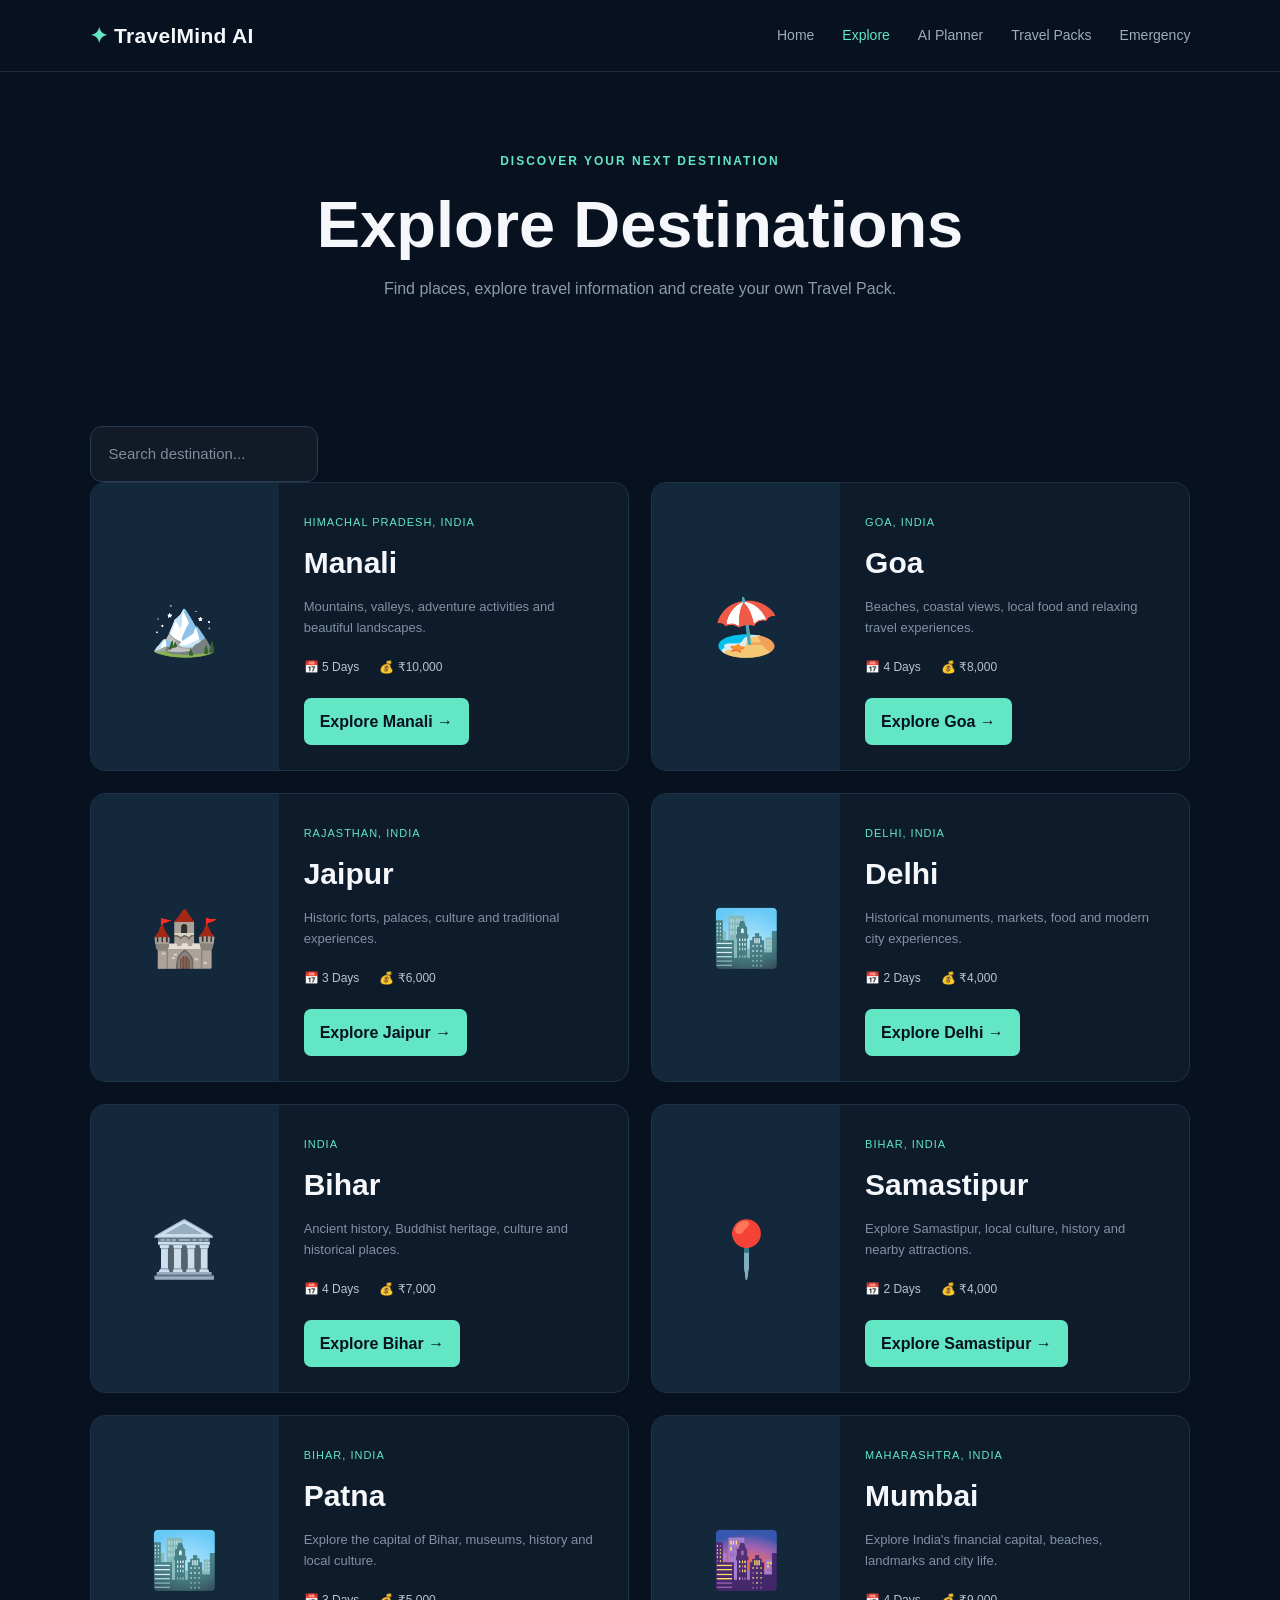
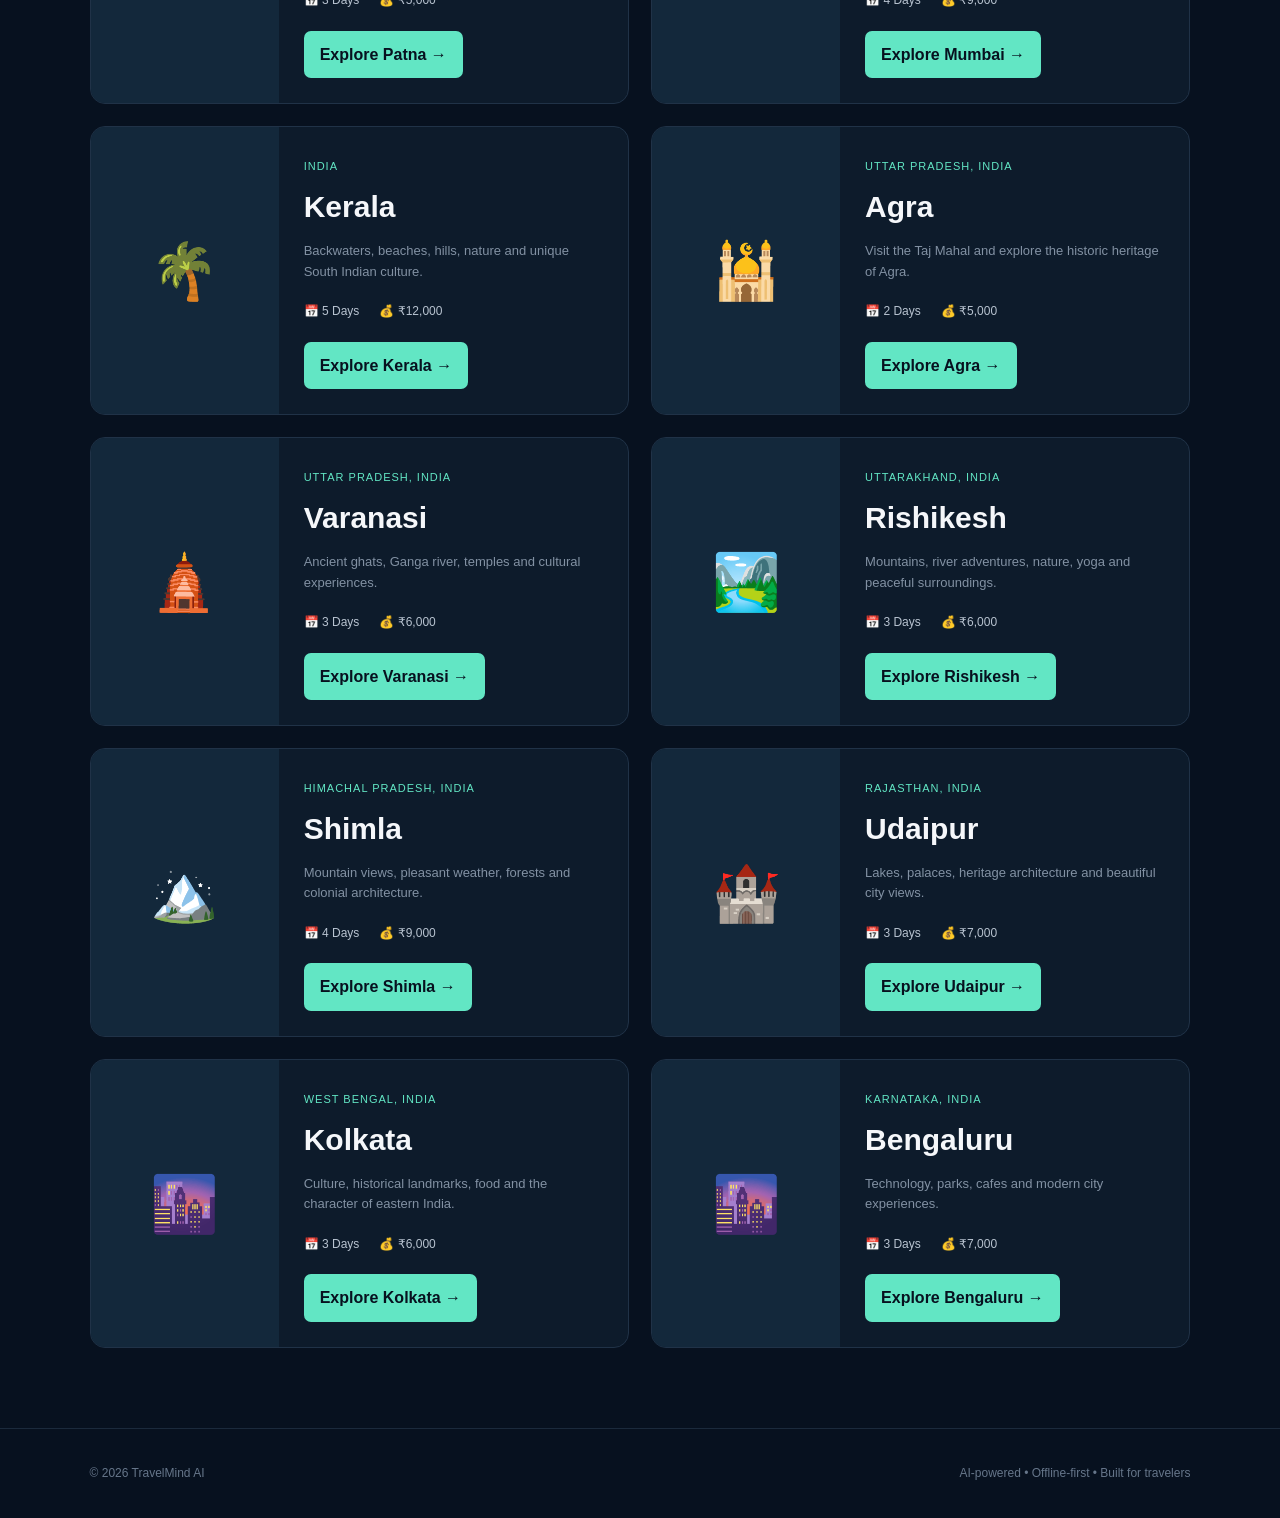
<file: index.html>
<!DOCTYPE html>
<html lang="en">
<head>
    <meta charset="UTF-8">
    <meta name="viewport" content="width=device-width, initial-scale=1.0">

    <title>Explore Destinations | TravelMind AI</title>

    <link rel="stylesheet" href="css/style.css">
</head>

<body>

    <header>
        <div class="logo">✦ TravelMind AI</div>

        <nav>
            <a href="index.html">Home</a>
            <a href="explore.html" class="active">Explore</a>
            <a href="itinerary.html">AI Planner</a>
            <a href="offline.html">Travel Packs</a>
            <a href="emergency.html">Emergency</a>
        </nav>
    </header>


    <main>

        <section class="page-header">

            <p class="tagline">DISCOVER YOUR NEXT DESTINATION</p>

            <h1>Explore Destinations</h1>

            <p>
                Find places, explore travel information and create
                your own Travel Pack.
            </p>

        </section>


        <section class="destination-section">

            <div class="search-box">
                <input
                    type="text"
                    id="searchInput"
                    placeholder="Search destination..."
                >
            </div>


            <div id="destinationContainer" class="destination-container">

                <div class="destination-card">

                    <div class="destination-image">
                        🏔️
                    </div>

                    <div class="destination-content">

                        <span>Himachal Pradesh</span>

                        <h2>Manali</h2>

                        <p>
                            Mountains, valleys, adventure activities
                            and beautiful landscapes.
                        </p>

                        <div class="destination-info">
                            <span>📅 5 Days</span>
                            <span>💰 ₹10,000</span>
                        </div>

                        <button
                            onclick="selectDestination('Manali')">
                            Explore Manali →
                        </button>

                    </div>

                </div>


                <div class="destination-card">

                    <div class="destination-image">
                        🏖️
                    </div>

                    <div class="destination-content">

                        <span>Goa, India</span>

                        <h2>Goa</h2>

                        <p>
                            Beaches, coastal views, local food and
                            relaxing travel experiences.
                        </p>

                        <div class="destination-info">
                            <span>📅 4 Days</span>
                            <span>💰 ₹8,000</span>
                        </div>

                        <button
                            onclick="selectDestination('Goa')">
                            Explore Goa →
                        </button>

                    </div>

                </div>


                <div class="destination-card">

                    <div class="destination-image">
                        🏰
                    </div>

                    <div class="destination-content">

                        <span>Rajasthan, India</span>

                        <h2>Jaipur</h2>

                        <p>
                            Historic forts, palaces, culture and
                            traditional Rajasthani experiences.
                        </p>

                        <div class="destination-info">
                            <span>📅 3 Days</span>
                            <span>💰 ₹6,000</span>
                        </div>

                        <button
                            onclick="selectDestination('Jaipur')">
                            Explore Jaipur →
                        </button>

                    </div>

                </div>


                <div class="destination-card">

                    <div class="destination-image">
                        🏙️
                    </div>

                    <div class="destination-content">

                        <span>India</span>

                        <h2>Delhi</h2>

                        <p>
                            Historical monuments, markets, food and
                            modern city experiences.
                        </p>

                        <div class="destination-info">
                            <span>📅 2 Days</span>
                            <span>💰 ₹4,000</span>
                        </div>

                        <button
                            onclick="selectDestination('Delhi')">
                            Explore Delhi →
                        </button>

                    </div>

                </div>

            </div>

        </section>

    </main>


    <footer>

        <p>© 2026 TravelMind AI</p>

        <p>
            AI-powered • Offline-first • Built for travelers
        </p>

    </footer>


    <script src="js/destinations.js"></script>

</body>
</html>
</file>
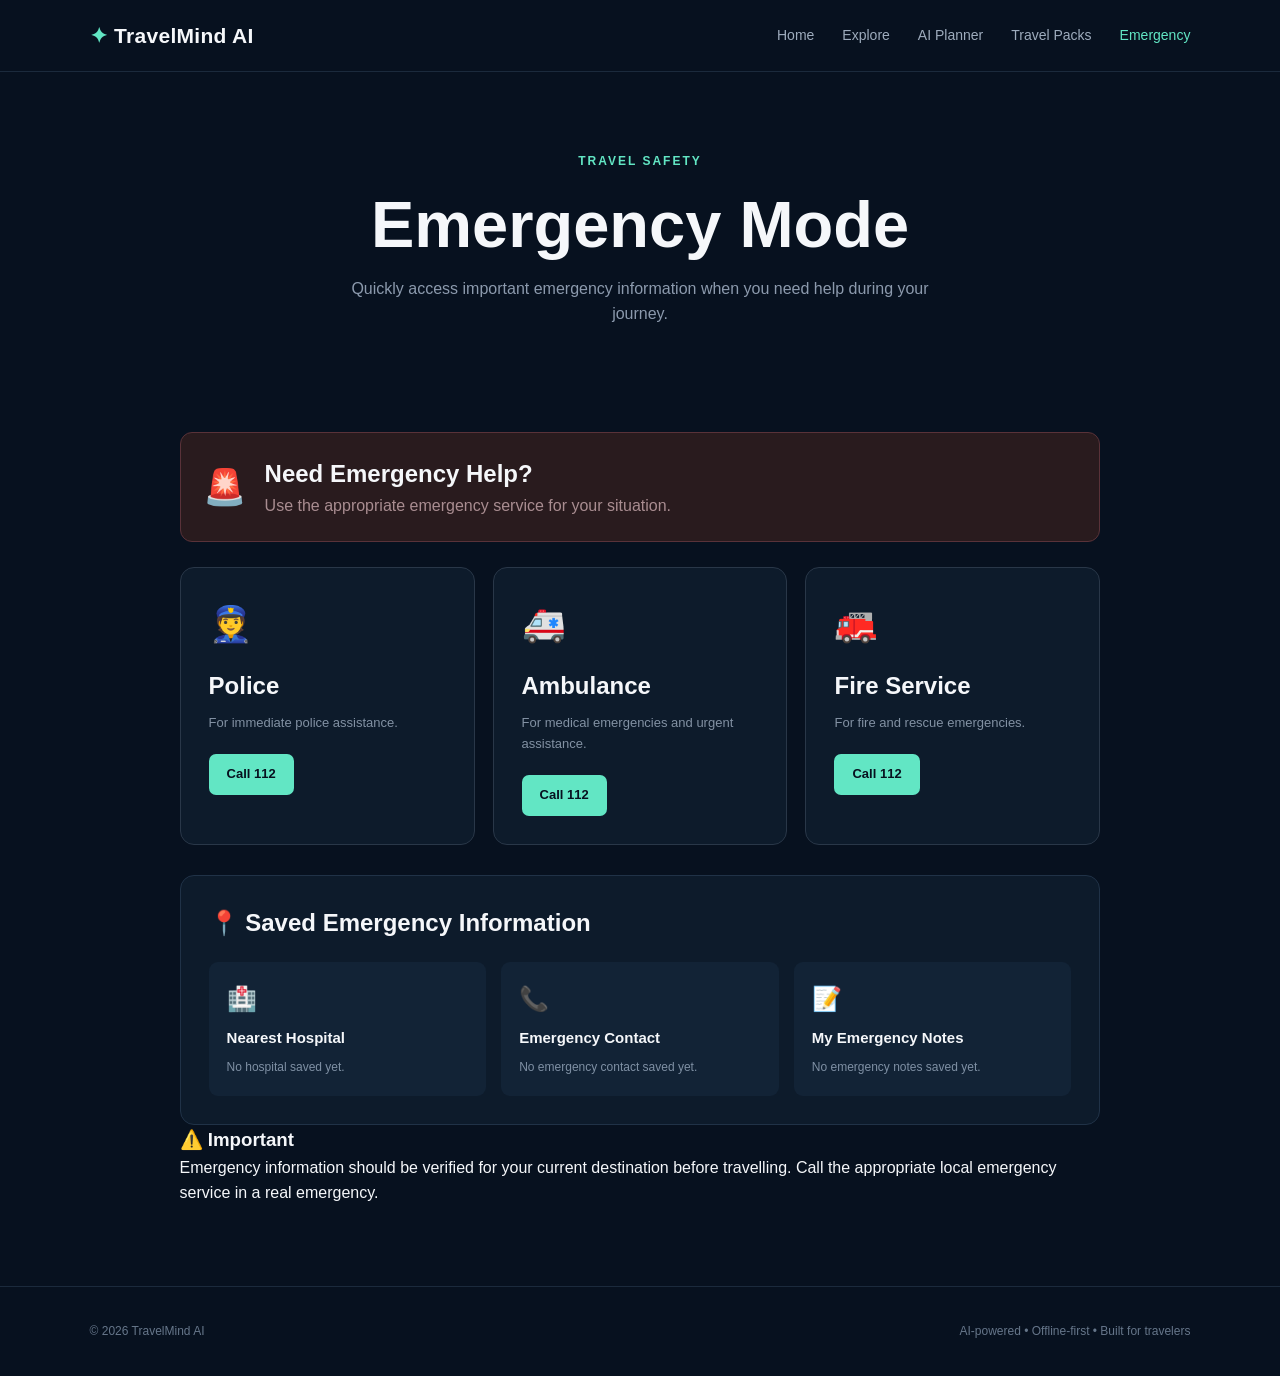
<file: emergency.html>
<!DOCTYPE html>
<html lang="en">
<head>
    <meta charset="UTF-8">
    <meta name="viewport" content="width=device-width, initial-scale=1.0">

    <title>Emergency Mode | TravelMind AI</title>

    <link rel="stylesheet" href="css/style.css">
</head>

<body>

    <header>
        <div class="logo">✦ TravelMind AI</div>

        <nav>
            <a href="index.html">Home</a>
            <a href="explore.html">Explore</a>
            <a href="itinerary.html">AI Planner</a>
            <a href="offline.html">Travel Packs</a>
            <a href="emergency.html" class="active">Emergency</a>
        </nav>
    </header>


    <main>

        <section class="page-header emergency-header">

            <p class="tagline">TRAVEL SAFETY</p>

            <h1>Emergency Mode</h1>

            <p>
                Quickly access important emergency information
                when you need help during your journey.
            </p>

        </section>


        <section class="emergency-section">

            <div class="emergency-warning">

                <div class="warning-icon">
                    🚨
                </div>

                <div>
                    <h2>Need Emergency Help?</h2>

                    <p>
                        Use the appropriate emergency service
                        for your situation.
                    </p>
                </div>

            </div>


            <div class="emergency-grid">

                <div class="emergency-card police">

                    <div class="emergency-icon">
                        👮
                    </div>

                    <h2>Police</h2>

                    <p>
                        For immediate police assistance.
                    </p>

                    <a href="tel:112">
                        Call 112
                    </a>

                </div>


                <div class="emergency-card ambulance">

                    <div class="emergency-icon">
                        🚑
                    </div>

                    <h2>Ambulance</h2>

                    <p>
                        For medical emergencies and urgent assistance.
                    </p>

                    <a href="tel:112">
                        Call 112
                    </a>

                </div>


                <div class="emergency-card fire">

                    <div class="emergency-icon">
                        🚒
                    </div>

                    <h2>Fire Service</h2>

                    <p>
                        For fire and rescue emergencies.
                    </p>

                    <a href="tel:112">
                        Call 112
                    </a>

                </div>

            </div>


            <div class="emergency-info">

                <h2>📍 Saved Emergency Information</h2>

                <div class="info-grid">

                    <div>
                        <span>🏥</span>
                        <h3>Nearest Hospital</h3>
                        <p id="hospitalInfo">
                            No hospital saved yet.
                        </p>
                    </div>

                    <div>
                        <span>📞</span>
                        <h3>Emergency Contact</h3>
                        <p id="contactInfo">
                            No emergency contact saved yet.
                        </p>
                    </div>

                    <div>
                        <span>📝</span>
                        <h3>My Emergency Notes</h3>
                        <p id="emergencyNotes">
                            No emergency notes saved yet.
                        </p>
                    </div>

                </div>

            </div>


            <div class="emergency-note">

                <h3>⚠️ Important</h3>

                <p>
                    Emergency information should be verified for
                    your current destination before travelling.
                    Call the appropriate local emergency service
                    in a real emergency.
                </p>

            </div>

        </section>

    </main>


    <footer>

        <p>© 2026 TravelMind AI</p>

        <p>
            AI-powered • Offline-first • Built for travelers
        </p>

    </footer>


    <script src="js/emergency.js"></script>

</body>
</html>
</file>
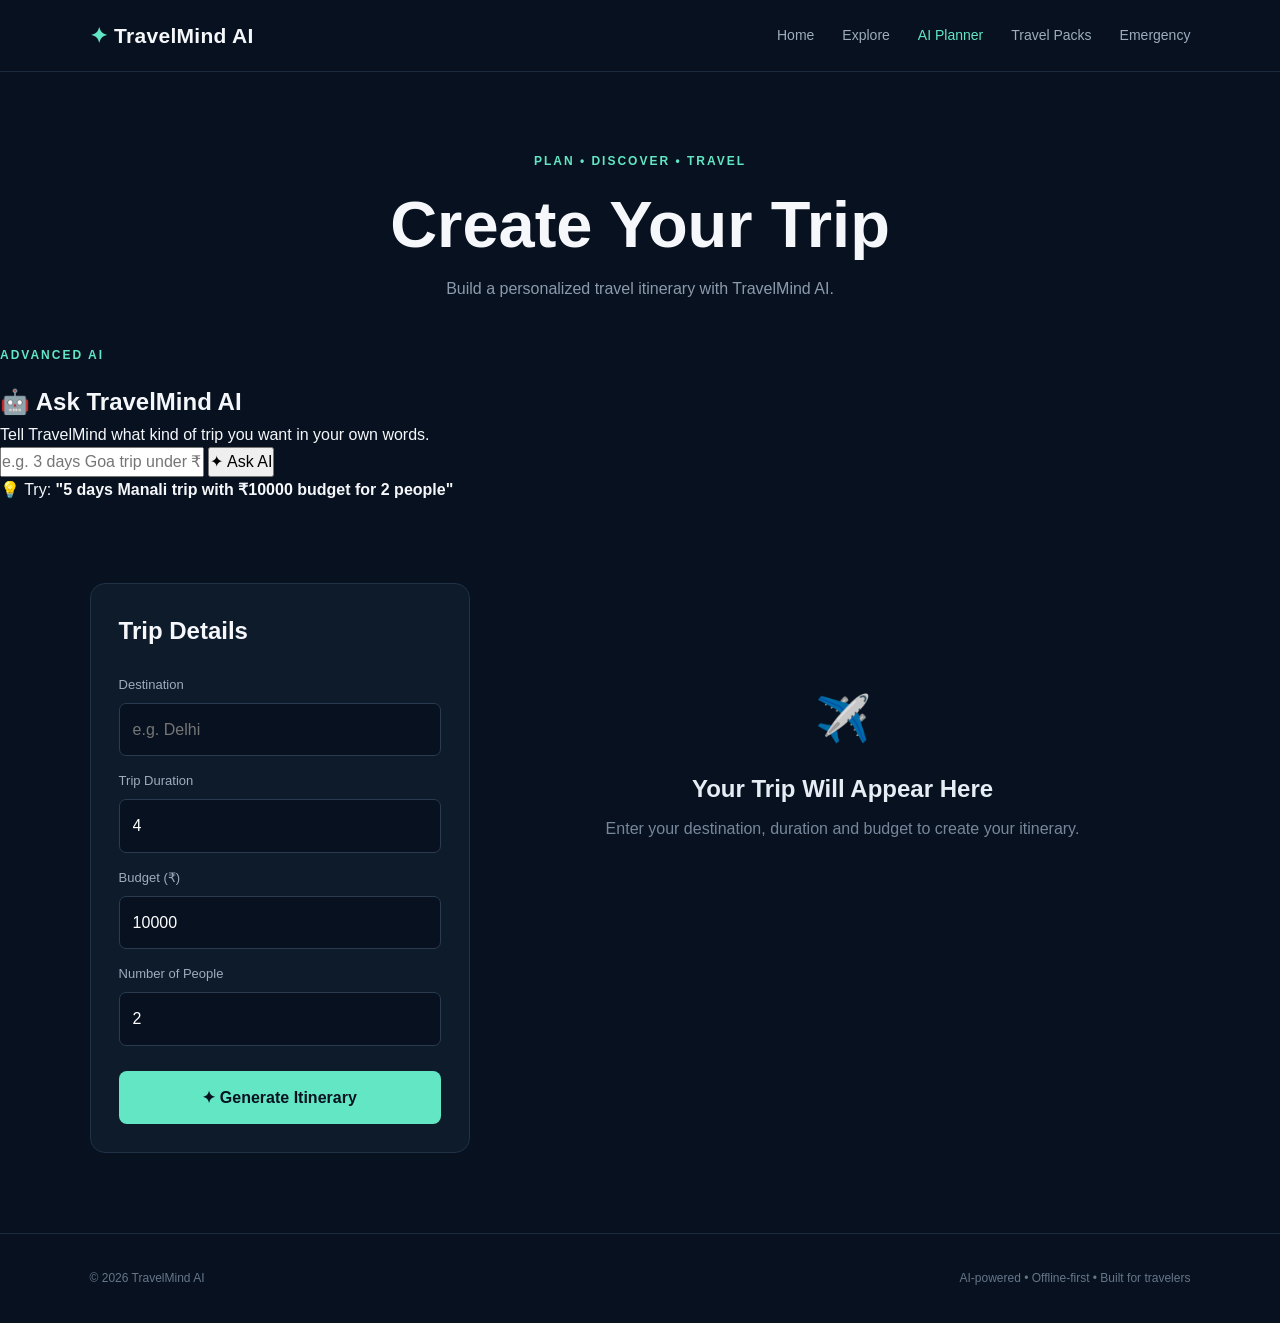
<file: itinerary.html>
<!DOCTYPE html>

<html lang="en">

<head>

    <meta charset="UTF-8">

    <meta
        name="viewport"
        content="width=device-width, initial-scale=1.0"
    >

    <title>AI Planner | TravelMind AI</title>

    <link
        rel="stylesheet"
        href="css/style.css"
    >

</head>


<body>


<header>

    <div class="logo">
        ✦ TravelMind AI
    </div>


    <nav>

        <a href="index.html">
            Home
        </a>

        <a href="explore.html">
            Explore
        </a>

        <a
            href="itinerary.html"
            class="active"
        >
            AI Planner
        </a>

        <a href="offline.html">
            Travel Packs
        </a>

        <a href="emergency.html">
            Emergency
        </a>

    </nav>

</header>




<main>


    <section class="page-header">

        <p class="tagline">
            PLAN • DISCOVER • TRAVEL
        </p>

        <h1>
            Create Your Trip
        </h1>

        <p>
            Build a personalized travel itinerary
            with TravelMind AI.
        </p>

    </section>




    <!-- ADVANCED AI -->

    <section class="ai-section">

        <div class="ai-card">

            <p class="tagline">
                ADVANCED AI
            </p>

            <h2>
                🤖 Ask TravelMind AI
            </h2>

            <p>
                Tell TravelMind what kind of trip you want
                in your own words.
            </p>


            <div class="ai-input-box">

                <input
                    type="text"
                    id="aiQuery"
                    placeholder="e.g. 3 days Goa trip under ₹8000 for 2 people"
                >


                <button
                    id="aiAskBtn"
                >
                    ✦ Ask AI
                </button>

            </div>


            <div
                id="aiResponse"
                class="ai-response"
            >

                <p>
                    💡 Try:
                    <strong>
                        "5 days Manali trip with ₹10000 budget for 2 people"
                    </strong>
                </p>

            </div>

        </div>

    </section>




    <section class="planner-section">



        <!-- LEFT: TRIP FORM -->

        <div class="planner-form">

            <h2>
                Trip Details
            </h2>


            <label for="destination">
                Destination
            </label>

            <input
                type="text"
                id="destination"
                placeholder="e.g. Delhi"
            >



            <label for="days">
                Trip Duration
            </label>

            <input
                type="number"
                id="days"
                min="1"
                max="30"
                value="4"
            >



            <label for="budget">
                Budget (₹)
            </label>

            <input
                type="number"
                id="budget"
                min="0"
                value="10000"
            >



            <label for="people">
                Number of People
            </label>

            <input
                type="number"
                id="people"
                min="1"
                value="2"
            >



            <button
                id="generateBtn"
                onclick="generateItinerary()"
            >
                ✦ Generate Itinerary
            </button>

        </div>




        <!-- RIGHT: RESULT -->

        <div
            id="itineraryResult"
            class="itinerary-result"
        >

            <div class="empty-result">

                <div>
                    ✈️
                </div>

                <h2>
                    Your Trip Will Appear Here
                </h2>

                <p>
                    Enter your destination, duration
                    and budget to create your itinerary.
                </p>

            </div>

        </div>


    </section>

</main>




<footer>

    <p>
        © 2026 TravelMind AI
    </p>

    <p>
        AI-powered • Offline-first • Built for travelers
    </p>

</footer>




<!-- EXISTING ITINERARY JAVASCRIPT -->

<script src="js/itinerary.js"></script>


<!-- ADVANCED AI JAVASCRIPT -->

<script src="js/ai.js"></script>


</body>

</html>
</file>
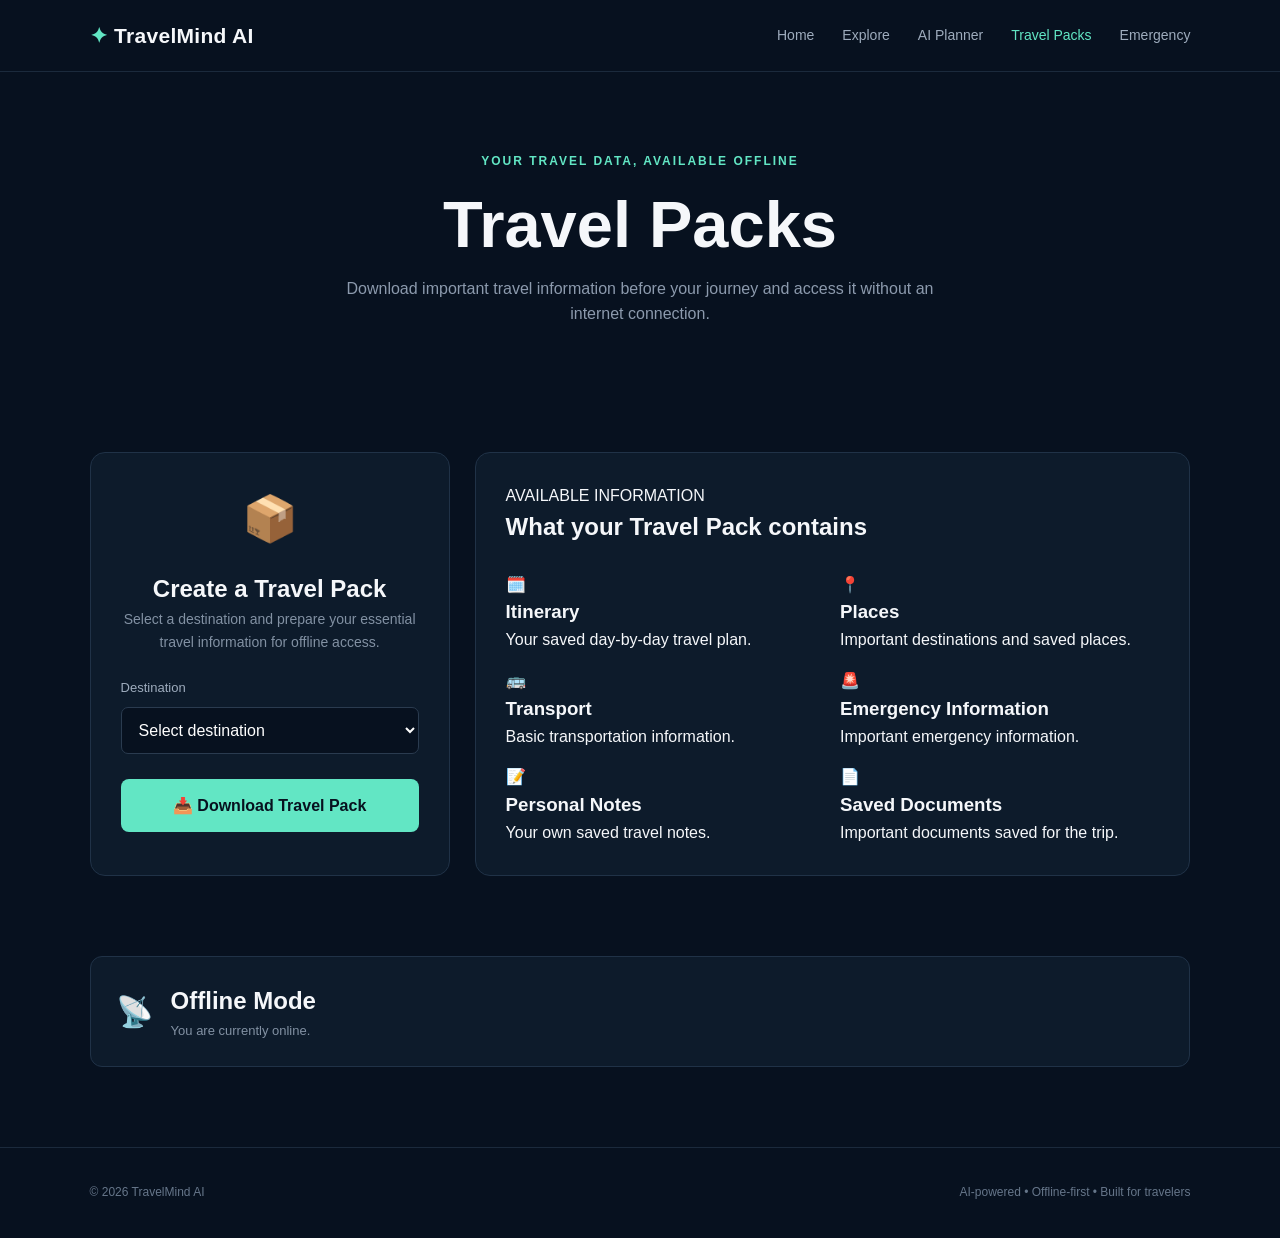
<file: offline.html>
<!DOCTYPE html>
<html lang="en">
<head>
    <meta charset="UTF-8">
    <meta name="viewport" content="width=device-width, initial-scale=1.0">

    <title>Travel Packs | TravelMind AI</title>

    <link rel="stylesheet" href="css/style.css">
</head>

<body>

    <header>
        <div class="logo">✦ TravelMind AI</div>

        <nav>
            <a href="index.html">Home</a>
            <a href="explore.html">Explore</a>
            <a href="itinerary.html">AI Planner</a>
            <a href="offline.html" class="active">Travel Packs</a>
            <a href="emergency.html">Emergency</a>
        </nav>
    </header>


    <main>

        <section class="page-header">

            <p class="tagline">YOUR TRAVEL DATA, AVAILABLE OFFLINE</p>

            <h1>Travel Packs</h1>

            <p>
                Download important travel information before your journey
                and access it without an internet connection.
            </p>

        </section>


        <section class="travel-pack-section">

            <div class="pack-create">

                <div class="pack-icon">
                    📦
                </div>

                <h2>Create a Travel Pack</h2>

                <p>
                    Select a destination and prepare your essential
                    travel information for offline access.
                </p>

                <label for="packDestination">
                    Destination
                </label>

                <select id="packDestination">

                    <option value="">
                        Select destination
                    </option>

                    <option value="Manali">
                        Manali
                    </option>

                    <option value="Goa">
                        Goa
                    </option>

                    <option value="Jaipur">
                        Jaipur
                    </option>

                    <option value="Delhi">
                        Delhi
                    </option>

                </select>


                <button id="downloadPackBtn">
                    📥 Download Travel Pack
                </button>

            </div>


            <div class="pack-details">

                <div class="pack-title">

                    <span>AVAILABLE INFORMATION</span>

                    <h2>What your Travel Pack contains</h2>

                </div>


                <div class="pack-list">

                    <div>
                        <span>🗓️</span>
                        <div>
                            <h3>Itinerary</h3>
                            <p>Your saved day-by-day travel plan.</p>
                        </div>
                    </div>


                    <div>
                        <span>📍</span>
                        <div>
                            <h3>Places</h3>
                            <p>Important destinations and saved places.</p>
                        </div>
                    </div>


                    <div>
                        <span>🚌</span>
                        <div>
                            <h3>Transport</h3>
                            <p>Basic transportation information.</p>
                        </div>
                    </div>


                    <div>
                        <span>🚨</span>
                        <div>
                            <h3>Emergency Information</h3>
                            <p>Important emergency information.</p>
                        </div>
                    </div>


                    <div>
                        <span>📝</span>
                        <div>
                            <h3>Personal Notes</h3>
                            <p>Your own saved travel notes.</p>
                        </div>
                    </div>


                    <div>
                        <span>📄</span>
                        <div>
                            <h3>Saved Documents</h3>
                            <p>Important documents saved for the trip.</p>
                        </div>
                    </div>

                </div>

            </div>

        </section>


        <section class="offline-status">

            <div class="offline-status-icon">
                📡
            </div>

            <div>

                <h2>Offline Mode</h2>

                <p id="offlineStatus">
                    Checking your connection...
                </p>

            </div>

        </section>

    </main>


    <footer>

        <p>© 2026 TravelMind AI</p>

        <p>
            AI-powered • Offline-first • Built for travelers
        </p>

    </footer>


    <script src="js/offline.js"></script>

</body>
</html>
</file>
<file: css/style.css>
* {
    margin: 0;
    padding: 0;
    box-sizing: border-box;
}

html {
    scroll-behavior: smooth;
}

body {
    font-family: Arial, Helvetica, sans-serif;
    background: #07111f;
    color: #f5f7fa;
    line-height: 1.6;
}

a {
    text-decoration: none;
    color: inherit;
}

button,
input,
select {
    font: inherit;
}


/* ================= NAVBAR ================= */

header {
    width: 100%;
    min-height: 72px;
    padding: 0 7%;
    display: flex;
    align-items: center;
    justify-content: space-between;
    border-bottom: 1px solid #1b2a3c;
    background: #07111f;
    position: sticky;
    top: 0;
    z-index: 100;
}

.logo {
    font-size: 21px;
    font-weight: 700;
    letter-spacing: .3px;
}

.logo::first-letter {
    color: #62e6c4;
}

nav {
    display: flex;
    gap: 28px;
}

nav a {
    color: #9eacbd;
    font-size: 14px;
    transition: .25s;
}

nav a:hover,
nav a.active {
    color: #62e6c4;
}


/* ================= HERO ================= */

.hero {
    min-height: 620px;
    padding: 90px 7%;
    display: flex;
    align-items: center;
    justify-content: space-between;
    gap: 60px;
    background:
        radial-gradient(circle at 75% 40%, #12354b 0, transparent 35%),
        #07111f;
}

.hero-content {
    max-width: 650px;
}

.tagline,
.small-label {
    color: #62e6c4;
    font-size: 12px;
    font-weight: 700;
    letter-spacing: 2px;
    margin-bottom: 18px;
}

.hero h1 {
    font-size: clamp(48px, 6vw, 82px);
    line-height: 1.03;
    letter-spacing: -3px;
    margin-bottom: 25px;
}

.hero h1 span {
    color: #62e6c4;
}

.hero-text {
    color: #a8b5c5;
    max-width: 590px;
    font-size: 17px;
}

.hero-buttons {
    display: flex;
    gap: 14px;
    margin-top: 35px;
}

.hero-buttons a,
.primary-btn,
.secondary-btn {
    padding: 14px 22px;
    border-radius: 9px;
    font-weight: 700;
    font-size: 14px;
}

.primary-btn {
    background: #62e6c4;
    color: #07111f;
}

.secondary-btn {
    border: 1px solid #304052;
    color: #e9eef5;
}

.hero-features {
    display: flex;
    gap: 45px;
    margin-top: 55px;
}

.hero-features div {
    display: flex;
    flex-direction: column;
}

.hero-features strong {
    font-size: 17px;
}

.hero-features span {
    color: #718095;
    font-size: 12px;
}


/* ================= HERO VISUAL ================= */

.hero-visual {
    width: 420px;
    min-width: 320px;
}

.travel-card {
    padding: 25px;
    background: #0d1b2b;
    border: 1px solid #23364a;
    border-radius: 18px;
    box-shadow: 0 25px 70px #00000045;
}

.card-top {
    display: flex;
    justify-content: space-between;
    color: #738297;
    font-size: 10px;
    letter-spacing: 1px;
}

.online-dot {
    color: #62e6c4;
}

.destination-preview {
    display: flex;
    align-items: center;
    gap: 18px;
    padding: 35px 0;
}

.mountain-icon {
    width: 65px;
    height: 65px;
    display: grid;
    place-items: center;
    background: #15283a;
    border-radius: 14px;
    font-size: 30px;
}

.destination-preview h2 {
    font-size: 29px;
}

.destination-preview p {
    color: #8291a3;
    font-size: 13px;
}

.trip-info {
    display: grid;
    grid-template-columns: repeat(3, 1fr);
    gap: 10px;
    border-top: 1px solid #23364a;
    border-bottom: 1px solid #23364a;
    padding: 20px 0;
}

.trip-info div {
    display: flex;
    flex-direction: column;
}

.trip-info span {
    color: #738297;
    font-size: 11px;
}

.trip-info strong {
    margin-top: 4px;
}

.pack-preview {
    display: flex;
    align-items: center;
    gap: 12px;
    margin-top: 20px;
    padding: 15px;
    background: #122336;
    border-radius: 10px;
}

.pack-icon {
    font-size: 25px;
}

.pack-preview p {
    color: #7f90a4;
    font-size: 11px;
}

.check {
    margin-left: auto;
    color: #62e6c4;
}


/* ================= SECTIONS ================= */

.features,
.features-section,
.destination-section,
.planner-section,
.travel-pack-section,
.emergency-section {
    padding: 80px 7%;
}

.features h2 {
    font-size: 36px;
    margin-bottom: 35px;
}

.feature-container {
    display: grid;
    grid-template-columns: repeat(4, 1fr);
    gap: 18px;
}

.feature-card {
    padding: 27px;
    background: #0d1b2b;
    border: 1px solid #203247;
    border-radius: 14px;
    transition: .25s;
}

.feature-card:hover {
    transform: translateY(-5px);
    border-color: #62e6c4;
}

.feature-card h3 {
    margin-bottom: 12px;
}

.feature-card p {
    color: #8291a3;
    font-size: 14px;
}

.feature-card a {
    display: inline-block;
    margin-top: 20px;
    color: #62e6c4;
    font-size: 13px;
}


/* ================= PAGE HEADER ================= */

.page-header {
    text-align: center;
    padding: 80px 20px 45px;
}

.page-header h1 {
    font-size: clamp(42px, 6vw, 65px);
    line-height: 1.1;
    margin-bottom: 15px;
}

.page-header > p:last-child {
    color: #8c9aad;
    max-width: 600px;
    margin: auto;
}


/* ================= SEARCH ================= */

.search-container {
    display: flex;
    max-width: 650px;
    margin: 0 auto 45px;
    gap: 10px;
}

.search-container input {
    flex: 1;
    padding: 15px 18px;
    background: #0d1b2b;
    border: 1px solid #2a3b4f;
    color: white;
    border-radius: 9px;
    outline: none;
}

.search-container button {
    padding: 0 25px;
    border: 0;
    border-radius: 9px;
    background: #62e6c4;
    color: #07111f;
    font-weight: 700;
    cursor: pointer;
}


/* ================= DESTINATIONS ================= */

.destination-container {
    display: grid;
    grid-template-columns: repeat(2, 1fr);
    gap: 22px;
}

.destination-card {
    display: flex;
    overflow: hidden;
    background: #0d1b2b;
    border: 1px solid #203247;
    border-radius: 15px;
}

.destination-image {
    width: 35%;
    min-height: 260px;
    display: grid;
    place-items: center;
    background: #13283b;
    font-size: 55px;
}

.destination-content {
    padding: 25px;
    flex: 1;
}

.destination-content > span {
    color: #62e6c4;
    font-size: 11px;
    text-transform: uppercase;
    letter-spacing: 1px;
}

.destination-content h2 {
    font-size: 30px;
    margin: 5px 0 10px;
}

.destination-content p {
    color: #8291a3;
    font-size: 13px;
}

.destination-info {
    display: flex;
    gap: 20px;
    margin: 20px 0;
    color: #b8c3d0;
    font-size: 12px;
}

.destination-content button {
    padding: 11px 16px;
    border: 0;
    border-radius: 7px;
    background: #62e6c4;
    color: #07111f;
    font-weight: 700;
    cursor: pointer;
}


/* ================= PLANNER ================= */

.planner-section {
    display: grid;
    grid-template-columns: 380px 1fr;
    gap: 25px;
}

.planner-form,
.planner-result {
    background: #0d1b2b;
    border: 1px solid #203247;
    border-radius: 15px;
    padding: 28px;
}

.planner-form h2 {
    margin-bottom: 25px;
}

.planner-form label {
    display: block;
    color: #9eacbd;
    font-size: 13px;
    margin: 15px 0 7px;
}

.planner-form input,
.pack-create select {
    width: 100%;
    padding: 13px;
    background: #07111f;
    border: 1px solid #2a3b4f;
    color: white;
    border-radius: 7px;
    outline: none;
}

.planner-form button,
.pack-create button {
    width: 100%;
    margin-top: 25px;
    padding: 14px;
    border: 0;
    border-radius: 8px;
    background: #62e6c4;
    color: #07111f;
    font-weight: 700;
    cursor: pointer;
}

.result-header {
    display: flex;
    justify-content: space-between;
    color: #62e6c4;
    font-size: 11px;
    letter-spacing: 1px;
}

.empty-result {
    text-align: center;
    padding: 100px 20px;
    color: #77879b;
}

.empty-result div {
    font-size: 45px;
    margin-bottom: 15px;
}

.empty-result h2 {
    color: #e7edf5;
    margin-bottom: 8px;
}


/* ================= TRAVEL PACK ================= */

.travel-pack-section {
    display: grid;
    grid-template-columns: 360px 1fr;
    gap: 25px;
}

.pack-create,
.pack-details {
    background: #0d1b2b;
    border: 1px solid #203247;
    border-radius: 15px;
    padding: 30px;
}

.pack-create {
    text-align: center;
}

.pack-create > .pack-icon {
    font-size: 45px;
    margin-bottom: 15px;
}

.pack-create p {
    color: #8291a3;
    font-size: 14px;
    margin-bottom: 25px;
}

.pack-create label {
    display: block;
    text-align: left;
    color: #9eacbd;
    font-size: 13px;
    margin-bottom: 8px;
}

.pack-list {
    display: grid;
    grid-template-columns: repeat(2, 1fr);
    gap: 15px;
    margin-top: 25px;
}

.pack-item {
    display: flex;
    gap: 13px;
    padding: 18px;
    background: #122336;
    border-radius: 10px;
}

.pack-item > span {
    font-size: 22px;
}

.pack-item h3 {
    font-size: 15px;
}

.pack-item p {
    color: #7f90a4;
    font-size: 12px;
    margin-top: 4px;
}


/* ================= OFFLINE STATUS ================= */

.offline-status {
    margin: 0 7% 80px;
    padding: 25px;
    display: flex;
    align-items: center;
    gap: 18px;
    background: #0d1b2b;
    border: 1px solid #203247;
    border-radius: 12px;
}

.offline-status-icon {
    font-size: 30px;
}

.offline-status p {
    color: #8291a3;
    font-size: 13px;
}


/* ================= EMERGENCY ================= */

.emergency-header {
    padding-bottom: 25px;
}

.emergency-section {
    max-width: 1100px;
    margin: auto;
}

.emergency-warning {
    display: flex;
    align-items: center;
    gap: 18px;
    padding: 22px;
    margin-bottom: 25px;
    background: #291b1e;
    border: 1px solid #593239;
    border-radius: 12px;
}

.warning-icon {
    font-size: 35px;
}

.emergency-warning p {
    color: #a98d91;
}

.emergency-grid {
    display: grid;
    grid-template-columns: repeat(3, 1fr);
    gap: 18px;
}

.emergency-card {
    padding: 28px;
    background: #0d1b2b;
    border: 1px solid #293748;
    border-radius: 14px;
}

.emergency-icon {
    font-size: 35px;
    margin-bottom: 15px;
}

.emergency-card p {
    color: #8291a3;
    font-size: 13px;
    margin: 8px 0 20px;
}

.emergency-card a {
    display: inline-block;
    padding: 10px 18px;
    background: #62e6c4;
    color: #07111f;
    border-radius: 7px;
    font-weight: 700;
    font-size: 13px;
}

.emergency-info {
    margin-top: 30px;
    padding: 28px;
    background: #0d1b2b;
    border: 1px solid #203247;
    border-radius: 14px;
}

.info-grid {
    display: grid;
    grid-template-columns: repeat(3, 1fr);
    gap: 15px;
    margin-top: 20px;
}

.info-grid > div {
    padding: 18px;
    background: #122336;
    border-radius: 9px;
}

.info-grid span {
    font-size: 24px;
}

.info-grid h3 {
    margin: 8px 0;
    font-size: 15px;
}

.info-grid p {
    color: #7f90a4;
    font-size: 12px;
}


/* ================= OFFLINE CTA ================= */

.offline {
    margin: 30px 7% 80px;
    padding: 60px;
    border: 1px solid #203247;
    border-radius: 18px;
    background: #0d1b2b;
}

.offline h2 {
    font-size: 40px;
}

.offline p {
    max-width: 600px;
    color: #8291a3;
    margin: 12px 0 25px;
}

.offline a {
    display: inline-block;
    padding: 12px 20px;
    background: #62e6c4;
    color: #07111f;
    border-radius: 8px;
    font-weight: 700;
}


/* ================= FOOTER ================= */

footer {
    padding: 35px 7%;
    border-top: 1px solid #1b2a3c;
    color: #66768a;
    font-size: 12px;
    display: flex;
    justify-content: space-between;
    gap: 20px;
}

.footer-logo {
    color: #e8eef5;
    font-weight: 700;
}


/* ================= RESPONSIVE ================= */

@media (max-width: 900px) {

    header {
        padding: 18px 5%;
        flex-wrap: wrap;
        gap: 15px;
    }

    nav {
        order: 3;
        width: 100%;
        justify-content: center;
        flex-wrap: wrap;
        gap: 15px;
    }

    .hero {
        padding: 65px 5%;
        flex-direction: column;
        align-items: flex-start;
    }

    .hero-visual {
        width: 100%;
    }

    .feature-container,
    .emergency-grid {
        grid-template-columns: repeat(2, 1fr);
    }

    .destination-container,
    .planner-section,
    .travel-pack-section {
        grid-template-columns: 1fr;
    }
}

@media (max-width: 600px) {

    .hero h1 {
        font-size: 48px;
    }

    .hero-buttons,
    .hero-features {
        flex-wrap: wrap;
    }

    .feature-container,
    .pack-list,
    .info-grid,
    .emergency-grid {
        grid-template-columns: 1fr;
    }

    .destination-card {
        flex-direction: column;
    }

    .destination-image {
        width: 100%;
        min-height: 150px;
    }

    footer {
        flex-direction: column;
    }

    .offline {
        padding: 35px 25px;
    }
}
/* ==============================
   BUDGET BREAKDOWN
============================== */

.budget-card {
    margin: 25px 0;
    padding: 22px;
    border: 1px solid #263c55;
    border-radius: 16px;
    background: rgba(10, 20, 32, 0.75);
}

.budget-card h3 {
    margin-bottom: 18px;
}

.budget-item {
    display: flex;
    justify-content: space-between;
    padding: 10px 0;
    border-bottom: 1px solid rgba(255,255,255,0.08);
}

.budget-item strong {
    color: #62e6c4;
}

.budget-total {
    display: flex;
    justify-content: space-between;
    margin-top: 18px;
    padding-top: 15px;
    border-top: 1px solid #39516b;
    font-size: 18px;
}

.budget-total strong {
    color: #62e6c4;
}

/* Destination Card Hover Effect */

.destination-card {
    transition: transform 0.3s ease, box-shadow 0.3s ease;
}

.destination-card:hover {
    transform: translateY(-8px);
    box-shadow: 0 18px 45px rgba(0, 0, 0, 0.35);
}

.destination-card img {
    transition: transform 0.5s ease;
}

.destination-card:hover img {
    transform: scale(1.05);
}
/* =========================================
   PREMIUM EXPLORE SEARCH
========================================= */

.search-container {
    display: flex;
    gap: 10px;
    max-width: 650px;
    margin: 25px auto 35px;
}

#searchInput {
    flex: 1;
    padding: 15px 18px;
    border: 1px solid #263c55;
    border-radius: 12px;
    background: #111a26;
    color: #ffffff;
    font-size: 15px;
    outline: none;
    transition: 0.3s ease;
}

#searchInput::placeholder {
    color: #7f8c9b;
}

#searchInput:focus {
    border-color: #62e6c4;
    box-shadow: 0 0 0 3px rgba(98, 230, 196, 0.10);
}

#searchBtn {
    padding: 15px 24px;
    border: none;
    border-radius: 12px;
    background: #62e6c4;
    color: #071014;
    font-weight: 700;
    cursor: pointer;
    transition: 0.3s ease;
}

#searchBtn:hover {
    transform: translateY(-2px);
    box-shadow: 0 8px 25px rgba(98, 230, 196, 0.25);
}
/* ==========================================
   PREMIUM DESTINATION CARD HOVER
   ========================================== */

.destination-card {
    position: relative;
    overflow: hidden;
    cursor: pointer;
    transition: transform 0.35s ease, box-shadow 0.35s ease;
}

.destination-card:hover {
    transform: translateY(-8px);
    box-shadow: 0 20px 50px rgba(0, 0, 0, 0.35);
}

.destination-card img {
    display: block;
    width: 100%;
    transition: transform 0.5s ease;
}

.destination-card:hover img {
    transform: scale(1.06);
}

.destination-button {
    cursor: pointer;
    transition: transform 0.25s ease, opacity 0.25s ease;
}

.destination-button:hover {
    transform: translateY(-2px);
    opacity: 0.9;
}
</file>
